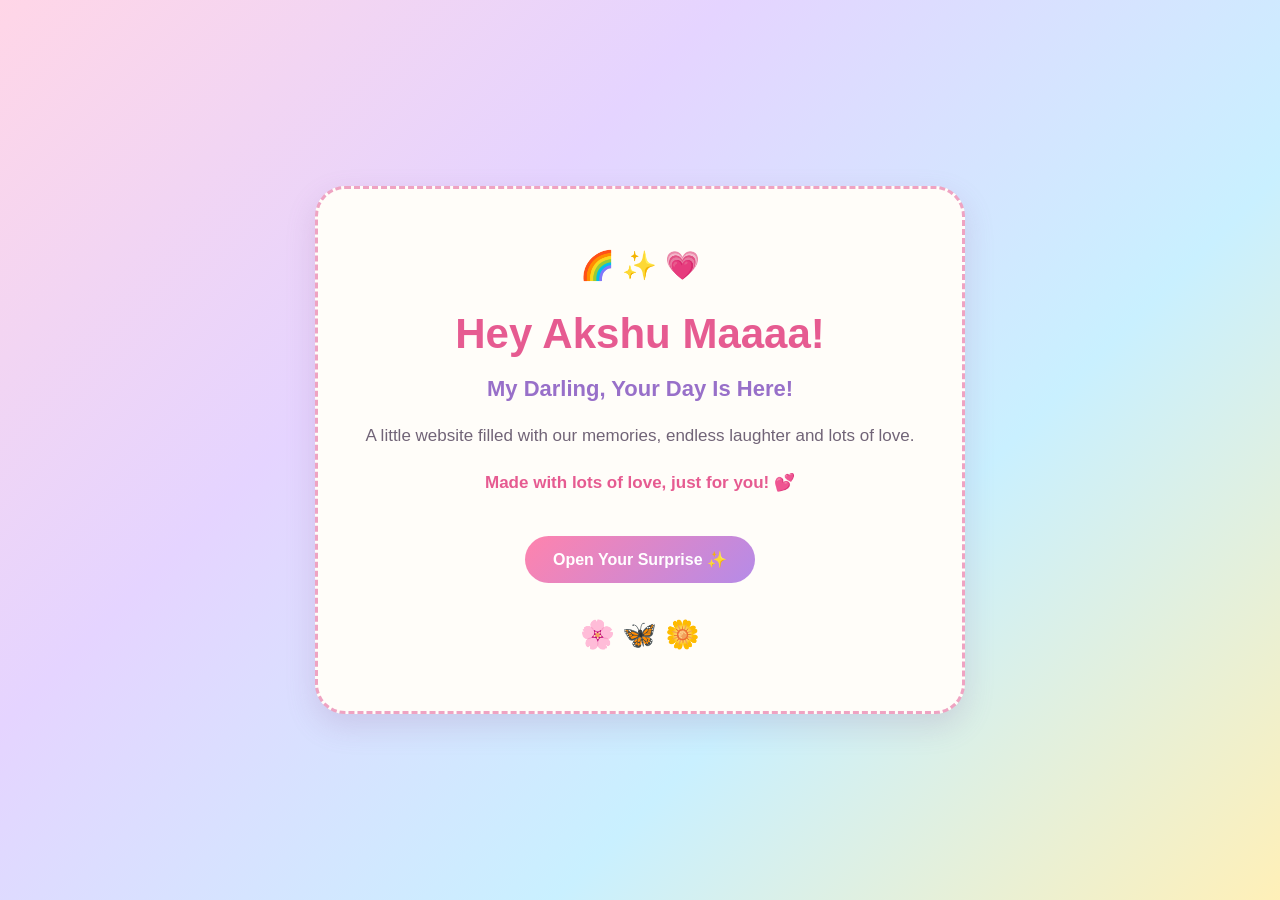
<file: index.html>
<!DOCTYPE html>
<html lang="en">

<head>
    <meta charset="UTF-8">
    <meta name="viewport" content="width=device-width, initial-scale=1.0">

    <title>Happy Birthday Akshu Ma!</title>

    <link rel="stylesheet" href="style.css">
</head>

<body class="welcome-page">

    <div class="welcome-card">

        <div class="decoration">🌈 ✨ 💗</div>

        <h1>Hey Akshu Maaaa!</h1>

        <h2>My Darling, Your Day Is Here!</h2>

        <p>
            A little website filled with our memories,
            endless laughter and lots of love.
        </p>

        <p class="special-text">
            Made with lots of love, just for you! 💕
        </p>

        <a href="countdown.html" class="start-button">
            Open Your Surprise ✨
        </a>

        <div class="decoration">🌸 🦋 🌼</div>

    </div>

</body>
</html>
</file>
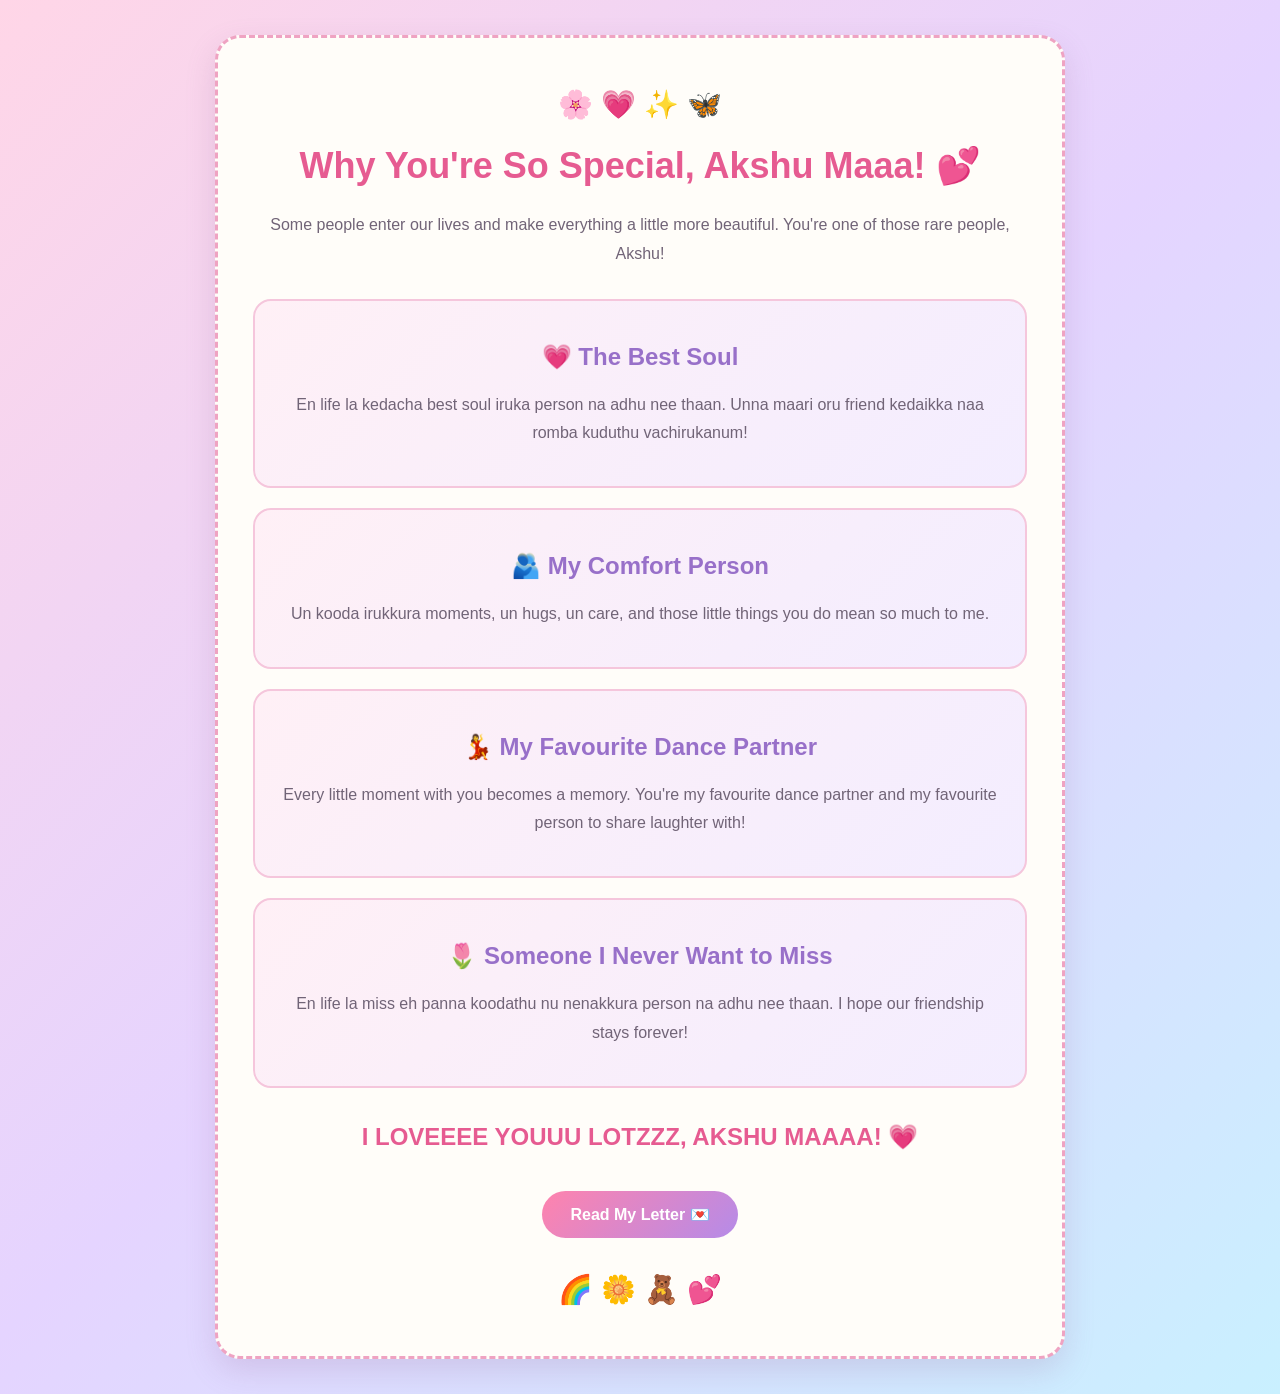
<file: appreciation.html>
<!DOCTYPE html>
<html lang="en">
<head>
    <meta charset="UTF-8">
    <meta name="viewport" content="width=device-width, initial-scale=1.0">
    <title>Why You're Special, Akshu!</title>
    <link rel="stylesheet" href="style.css">
</head>

<body class="appreciation-page">

    <div class="appreciation-container">

        <div class="decoration">🌸 💗 ✨ 🦋</div>

        <h1>Why You're So Special, Akshu Maaa! 💕</h1>

        <p class="appreciation-intro">
            Some people enter our lives and make everything a little more beautiful.
            You're one of those rare people, Akshu!
        </p>

        <div class="appreciation-card">
            <h2>💗 The Best Soul</h2>
            <p>
                En life la kedacha best soul iruka person na adhu nee thaan.
                Unna maari oru friend kedaikka naa romba kuduthu vachirukanum!
            </p>
        </div>

        <div class="appreciation-card">
            <h2>🫂 My Comfort Person</h2>
            <p>
                Un kooda irukkura moments, un hugs, un care,
                and those little things you do mean so much to me.
            </p>
        </div>

        <div class="appreciation-card">
            <h2>💃 My Favourite Dance Partner</h2>
            <p>
                Every little moment with you becomes a memory.
                You're my favourite dance partner and my favourite person
                to share laughter with!
            </p>
        </div>

        <div class="appreciation-card">
            <h2>🌷 Someone I Never Want to Miss</h2>
            <p>
                En life la miss eh panna koodathu nu nenakkura person
                na adhu nee thaan. I hope our friendship stays forever!
            </p>
        </div>

        <h2 class="final-appreciation">
            I LOVEEEE YOUUU LOTZZZ, AKSHU MAAAA! 💗
        </h2>

        <a href="letter.html" class="start-button">
            Read My Letter 💌
        </a>

        <div class="decoration">🌈 🌼 🧸 💕</div>

    </div>

</body>
</html>
</file>
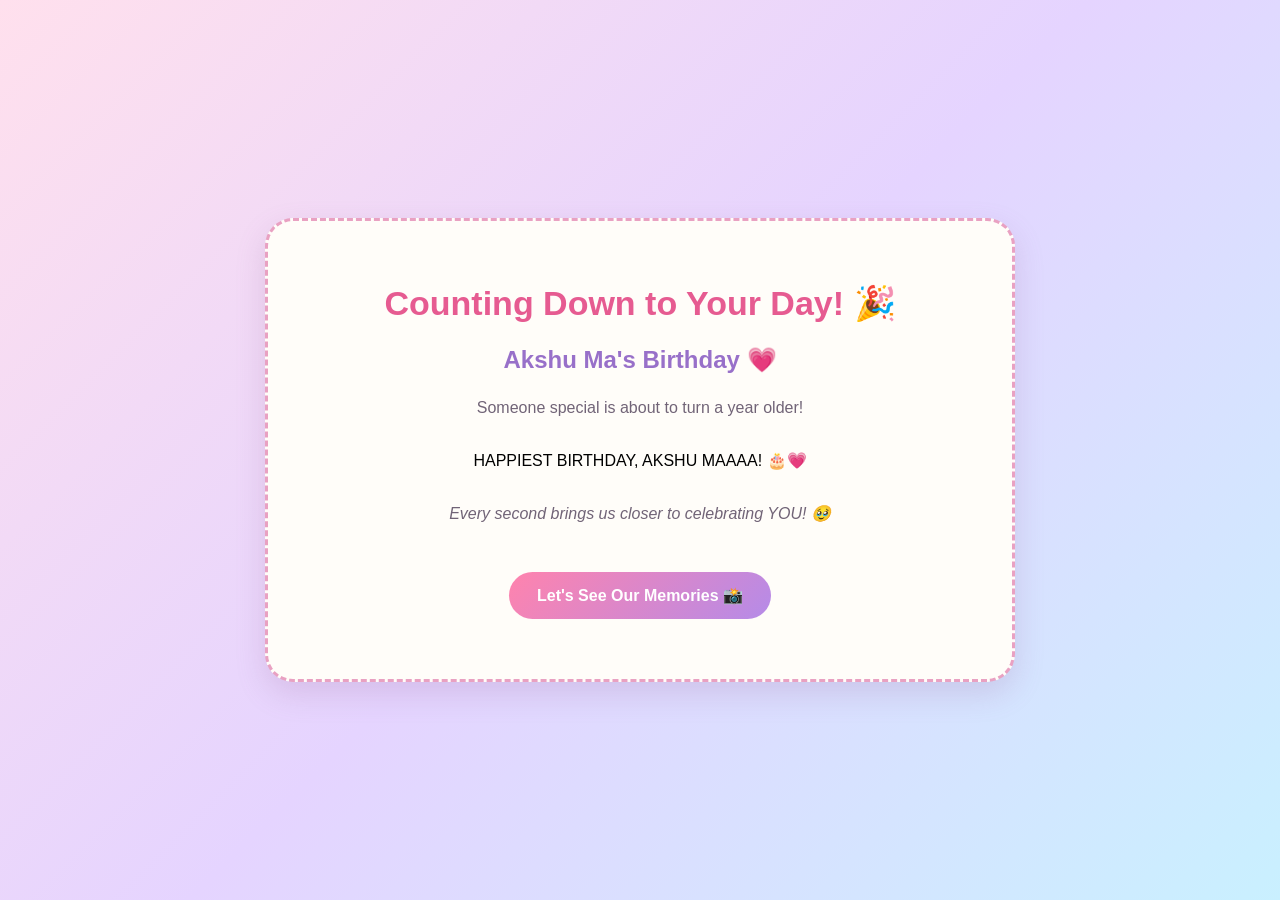
<file: countdown.html>
<!DOCTYPE html>
<html lang="en">
<head>
    <meta charset="UTF-8">
    <meta name="viewport" content="width=device-width, initial-scale=1.0">
    <title>Countdown to Akshu's Birthday</title>
    <link rel="stylesheet" href="style.css">
</head>

<body class="countdown-page">

    <div class="countdown-card">

        <h1>Counting Down to Your Day! 🎉</h1>

        <h2>Akshu Ma's Birthday 💗</h2>

        <p>Someone special is about to turn a year older!</p>

        <div class="timer">

            <div class="time-box">
                <span id="days">00</span>
                <p>Days</p>
            </div>

            <div class="time-box">
                <span id="hours">00</span>
                <p>Hours</p>
            </div>

            <div class="time-box">
                <span id="minutes">00</span>
                <p>Minutes</p>
            </div>

            <div class="time-box">
                <span id="seconds">00</span>
                <p>Seconds</p>
            </div>

        </div>

        <p class="countdown-note">
            Every second brings us closer to celebrating YOU! 🥹
        </p>

        <a href="memories.html" class="start-button">
            Let's See Our Memories 📸
        </a>

    </div>

    <script src="script.js"></script>

</body>
</html>
</file>
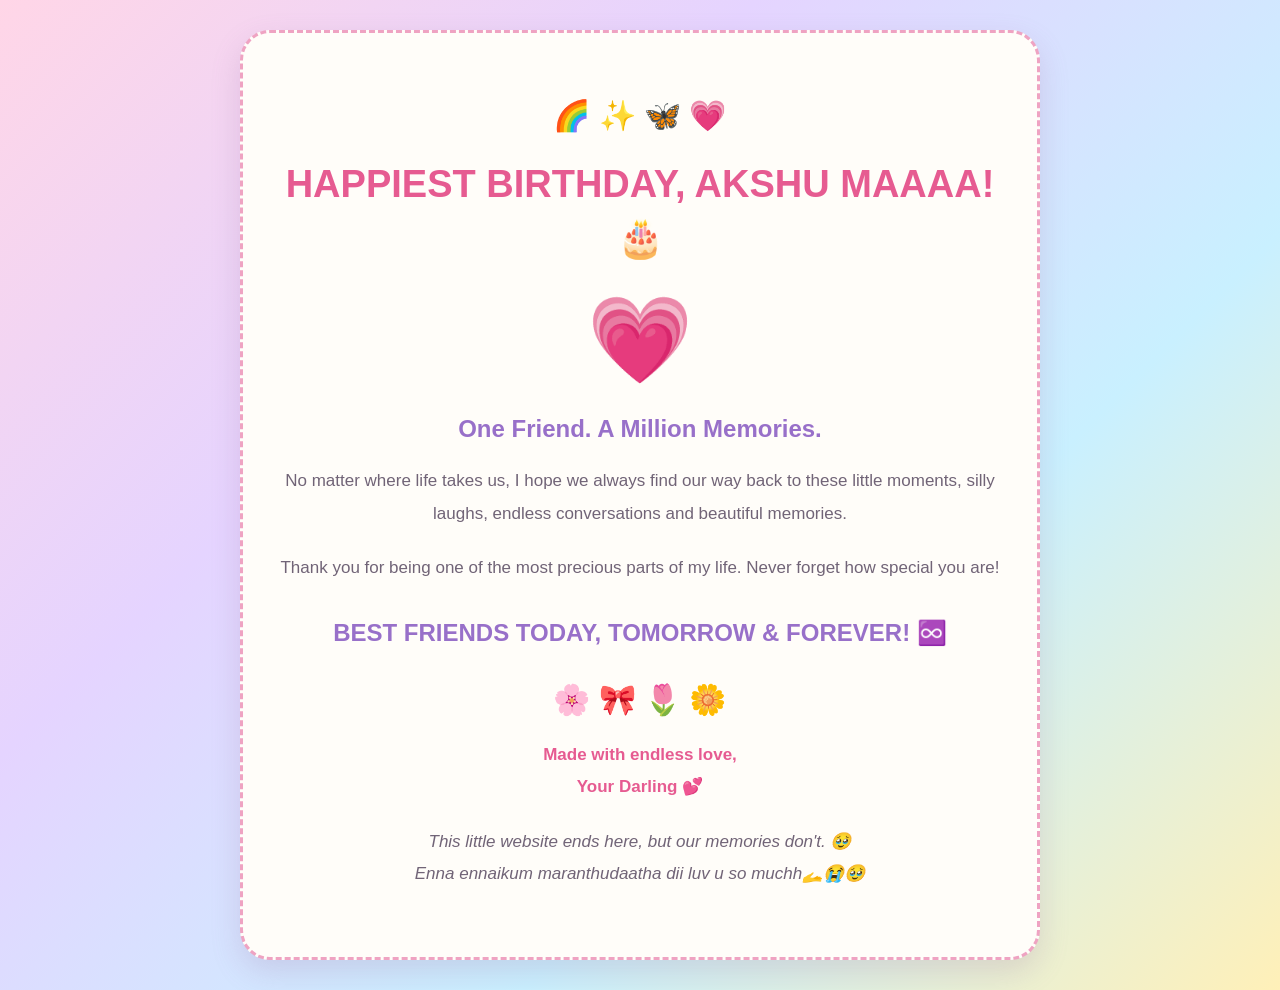
<file: final.html>
<!DOCTYPE html>
<html lang="en">
<head>
    <meta charset="UTF-8">
    <meta name="viewport" content="width=device-width, initial-scale=1.0">
    <title>Forever My Akshu Maaa! 💗</title>
    <link rel="stylesheet" href="style.css">
</head>

<body class="final-page">

    <div class="final-container">

        <div class="final-decoration">🌈 ✨ 🦋 💗</div>

        <h1>HAPPIEST BIRTHDAY, AKSHU MAAAA! 🎂</h1>

        <div class="final-heart">💗</div>

        <h2>One Friend. A Million Memories.</h2>

        <p>
            No matter where life takes us, I hope we always find
            our way back to these little moments, silly laughs,
            endless conversations and beautiful memories.
        </p>

        <p>
            Thank you for being one of the most precious parts
            of my life. Never forget how special you are!
        </p>

        <h2 class="forever-message">
            BEST FRIENDS TODAY, TOMORROW & FOREVER! ♾️
        </h2>

        <div class="final-decoration">🌸 🎀 🌷 🌼</div>

        <p class="final-signature">
            Made with endless love,<br>
            Your Darling 💕
        </p>

        <p class="final-note">
            This little website ends here, but our memories don't. 🥹
        </br>
            Enna ennaikum maranthudaatha dii luv u so muchh🫴😭🥹
        </p>

    </div>

</body>
</html>
</file>
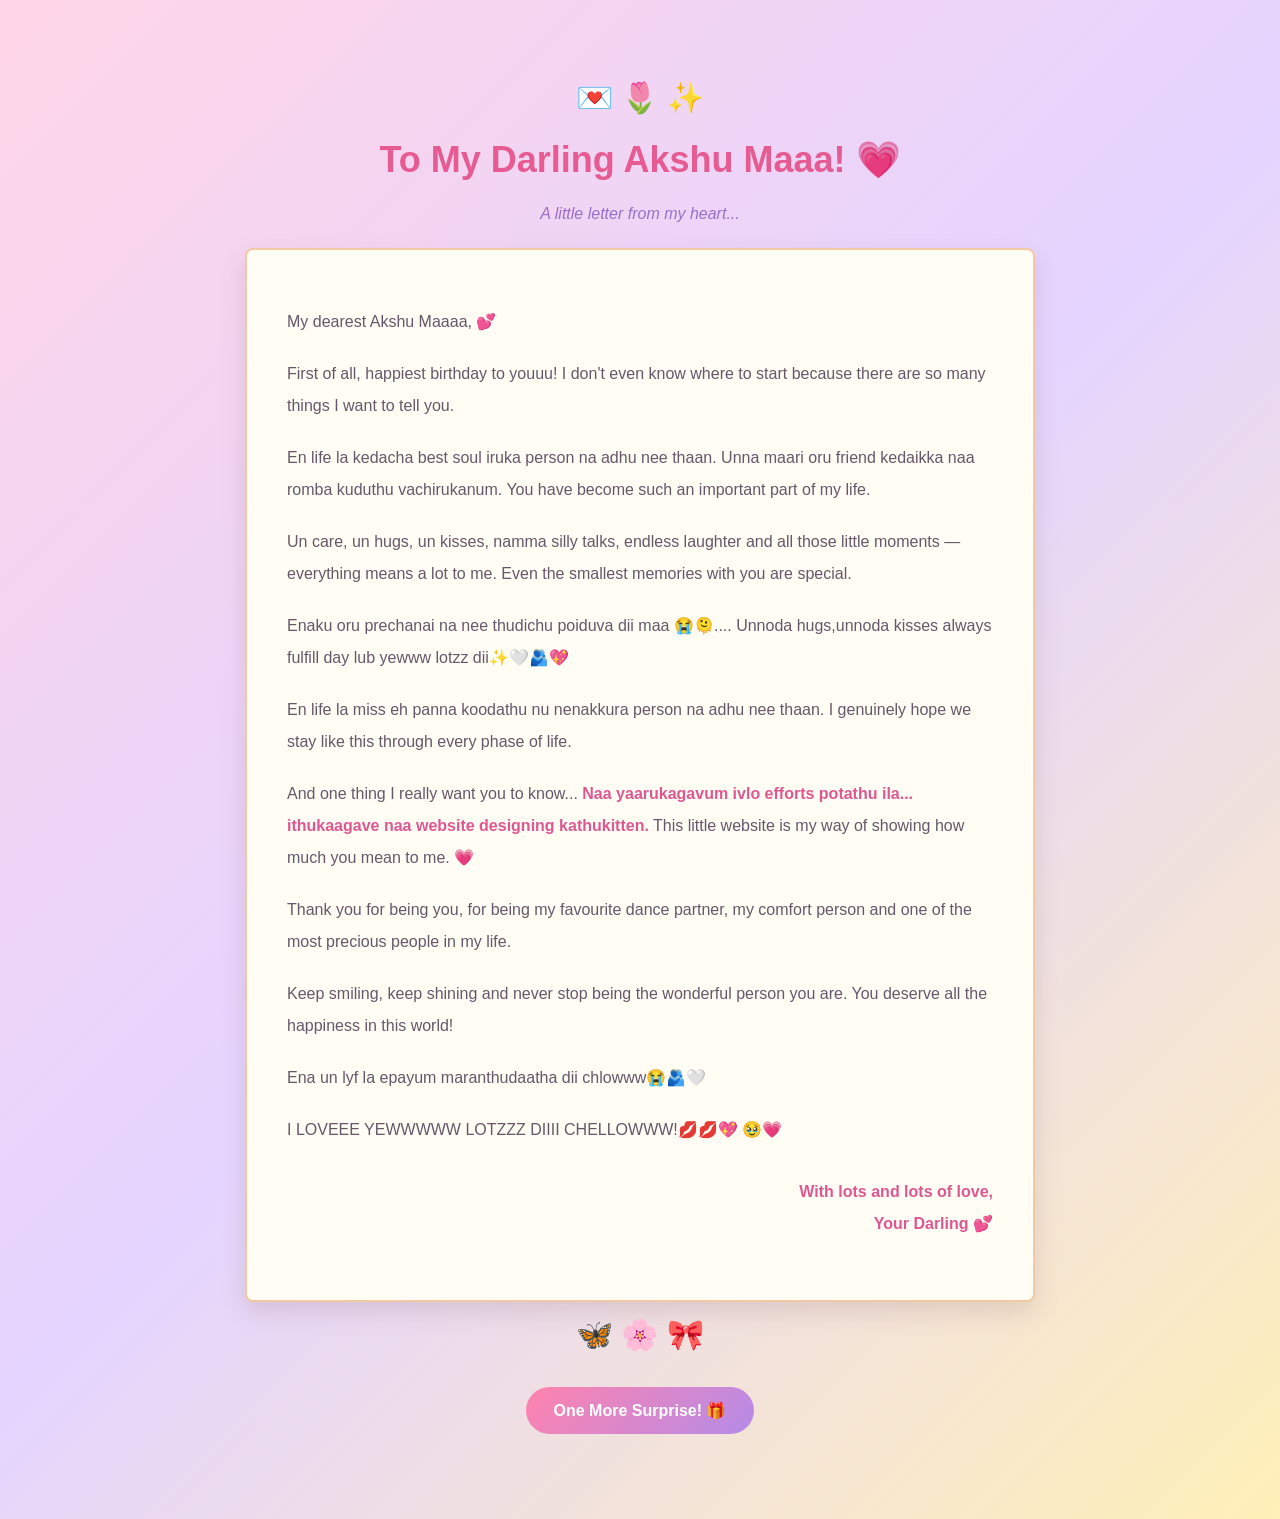
<file: letter.html>
<!DOCTYPE html>
<html lang="en">
<head>
    <meta charset="UTF-8">
    <meta name="viewport" content="width=device-width, initial-scale=1.0">
    <title>A Letter for Akshu Maaa 💌</title>
    <link rel="stylesheet" href="style.css">
</head>

<body class="letter-page">

    <div class="letter-container">

        <div class="letter-decoration">💌 🌷 ✨</div>

        <h1>To My Darling Akshu Maaa! 💗</h1>

        <p class="letter-subtitle">A little letter from my heart...</p>

        <div class="letter-paper">

            <p>My dearest Akshu Maaaa, 💕</p>

            <p>
                First of all, happiest birthday to youuu!
                I don't even know where to start because there are so many
                things I want to tell you.
            </p>

            <p>
                En life la kedacha best soul iruka person na adhu nee thaan.
                Unna maari oru friend kedaikka naa romba kuduthu vachirukanum.
                You have become such an important part of my life.
            </p>

            <p>
                Un care, un hugs, un kisses, namma silly talks,
                endless laughter and all those little moments —
                everything means a lot to me.
                Even the smallest memories with you are special.
            </p>
            <p>
                Enaku oru prechanai na nee thudichu poiduva dii maa 😭🫠....
                Unnoda hugs,unnoda kisses always fulfill day
                lub yewww lotzz dii✨🤍🫂💖
            </p>
            <p>
                En life la miss eh panna koodathu nu nenakkura person
                na adhu nee thaan. I genuinely hope we stay like this
                through every phase of life.
            </p>

            <p>
                And one thing I really want you to know...
                <strong>Naa yaarukagavum ivlo efforts potathu ila...
                ithukaagave naa website designing kathukitten.</strong>
                This little website is my way of showing how much
                you mean to me. 💗
            </p>

            <p>
                Thank you for being you, for being my favourite dance
                partner, my comfort person and one of the most precious
                people in my life.
            </p>

            <p>
                Keep smiling, keep shining and never stop being the
                wonderful person you are. You deserve all the happiness
                in this world!
            </p>
            <p>
                Ena un lyf la epayum maranthudaatha dii chlowww😭🫂🤍
            </p>

            <p>
                I LOVEEE YEWWWWW LOTZZZ DIIII CHELLOWWW!💋💋💖 🥹💗
            </p>

            <p class="letter-signature">
                With lots and lots of love,<br>
                Your Darling 💕
            </p>

        </div>

        <div class="letter-decoration">🦋 🌸 🎀</div>

        <a href="surprise.html" class="start-button">
            One More Surprise! 🎁
        </a>

    </div>

</body>
</html>
</file>
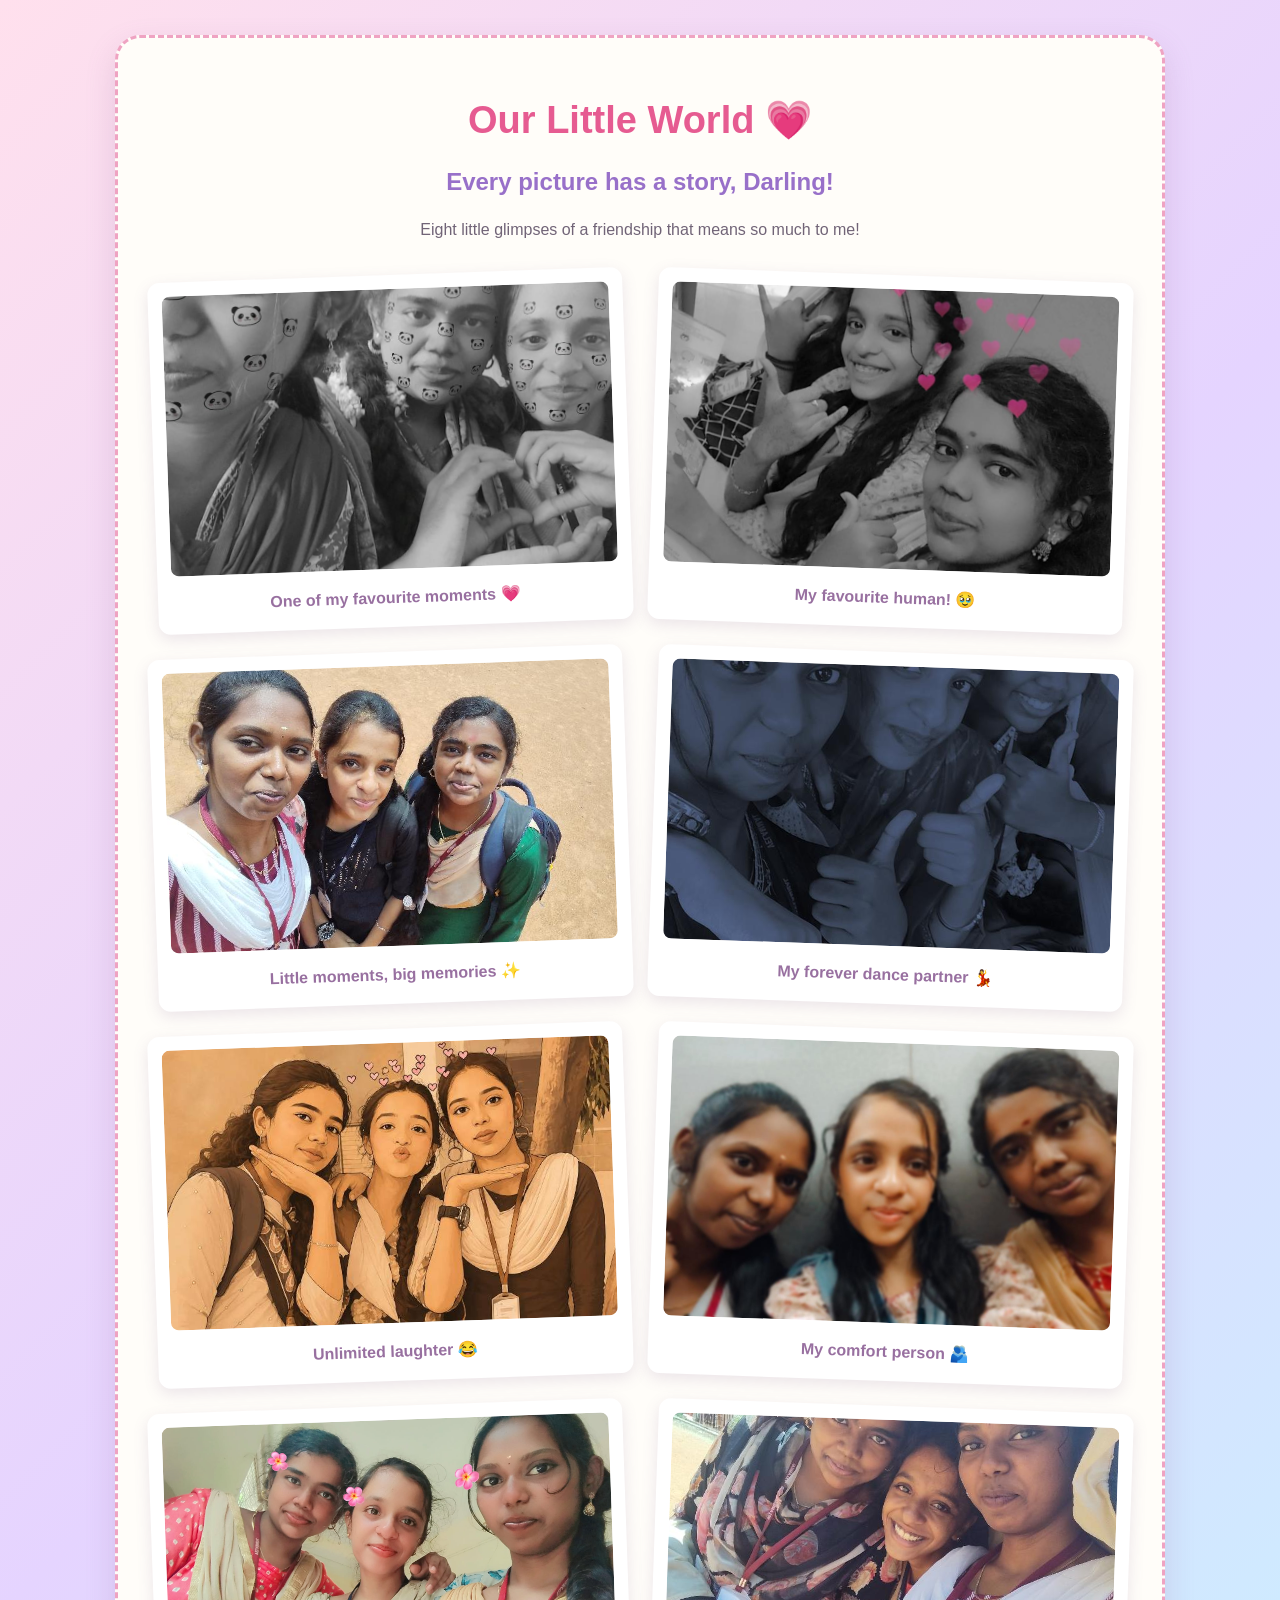
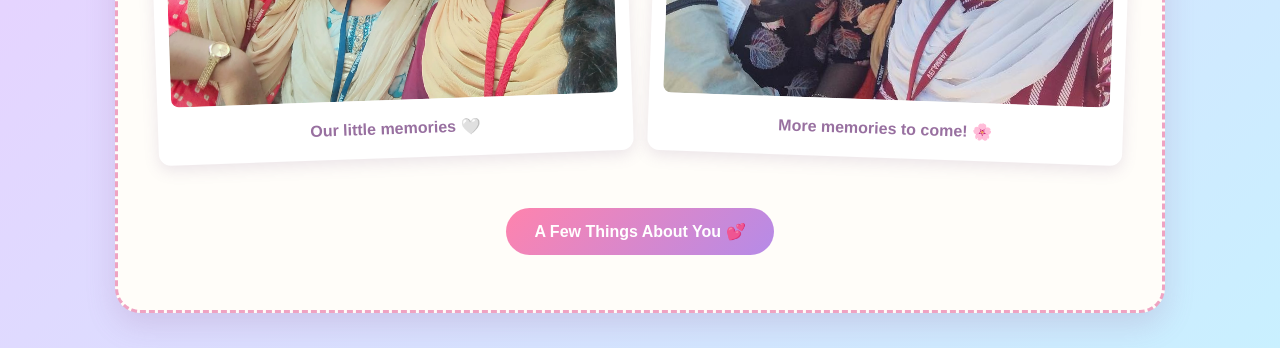
<file: memories.html>
<!DOCTYPE html>
<html lang="en">
<head>
    <meta charset="UTF-8">
    <meta name="viewport" content="width=device-width, initial-scale=1.0">
    <title>Our Little Memories</title>
    <link rel="stylesheet" href="style.css">
</head>

<body class="memories-page">

    <div class="memories-container">

        <h1>Our Little World 💗</h1>
        <h2>Every picture has a story, Darling!</h2>

        <p class="memory-intro">
            Eight little glimpses of a friendship
            that means so much to me!
        </p>

        <div class="photo-gallery">

            <div class="photo-card">
                <img src="ak-1.jpg" alt="Memory 1">
                <p>One of my favourite moments 💗</p>
            </div>

            <div class="photo-card">
                <img src="ak-2.jpg" alt="Memory 2">
                <p>My favourite human! 🥹</p>
            </div>

            <div class="photo-card">
                <img src="ak-3.jpg" alt="Memory 3">
                <p>Little moments, big memories ✨</p>
            </div>

            <div class="photo-card">
                <img src="ak-4.jpg" alt="Memory 4">
                <p>My forever dance partner 💃</p>
            </div>

            <div class="photo-card">
                <img src="ak-5.jpg" alt="Memory 5">
                <p>Unlimited laughter 😂</p>
            </div>

            <div class="photo-card">
                <img src="ak-6.jpg" alt="Memory 6">
                <p>My comfort person 🫂</p>
            </div>

            <div class="photo-card">
                <img src="ak-9.jpg" alt="Memory 7">
                <p>Our little memories 🤍</p>
            </div>

            <div class="photo-card">
                <img src="ak-8.jpg" alt="Memory 8">
                <p>More memories to come! 🌸</p>
            </div>

        </div>

        <a href="appreciation.html" class="start-button">
            A Few Things About You 💕
        </a>

    </div>

</body>
</html>
</file>
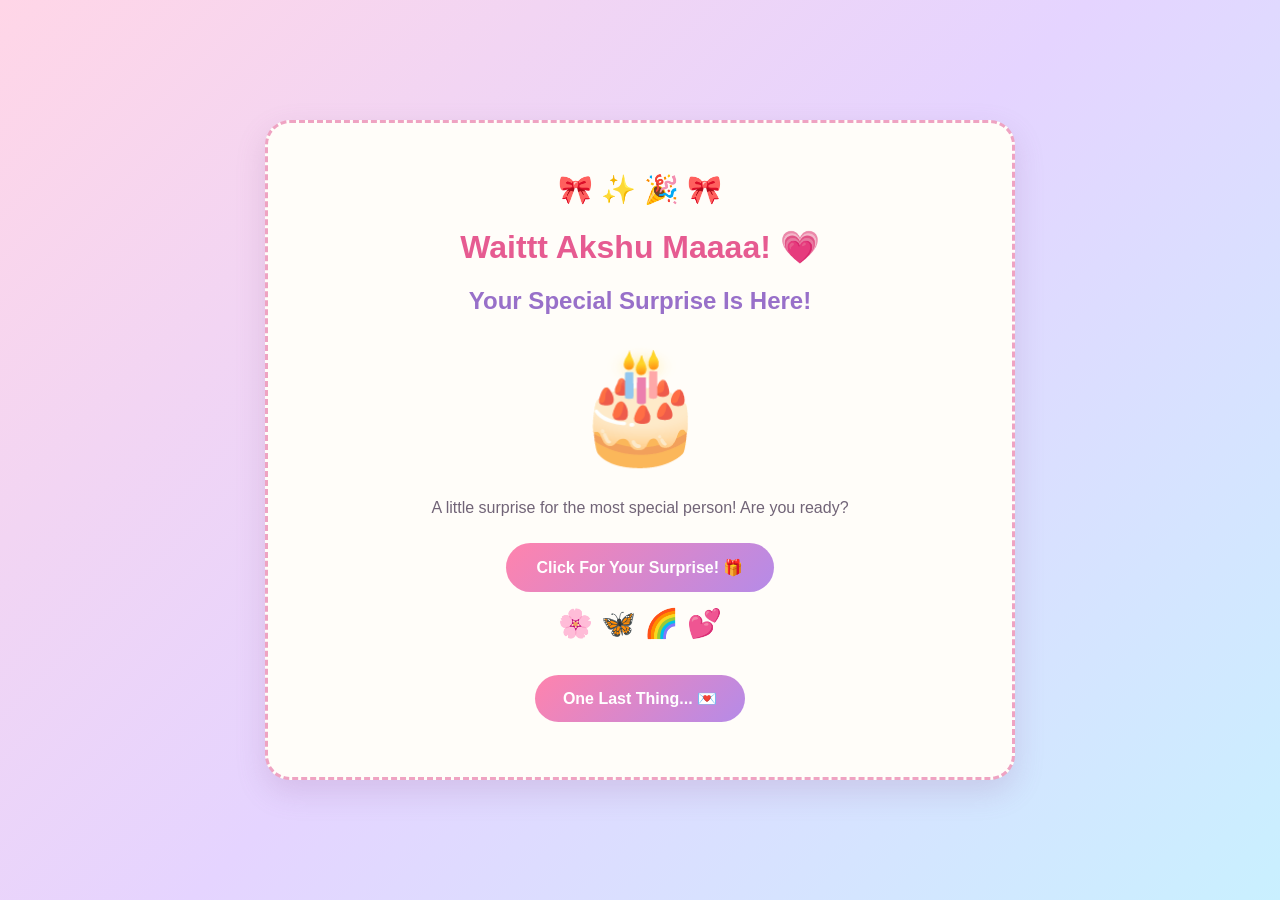
<file: surprise.html>
<!DOCTYPE html>
<html lang="en">
<head>
    <meta charset="UTF-8">
    <meta name="viewport" content="width=device-width, initial-scale=1.0">
    <title>A Surprise for Akshu!</title>
    <link rel="stylesheet" href="style.css">
</head>

<body class="surprise-page">

    <div class="surprise-container">

        <div class="decoration">🎀 ✨ 🎉 🎀</div>

        <h1>Waittt Akshu Maaaa! 💗</h1>

        <h2>Your Special Surprise Is Here!</h2>

        <div class="birthday-cake">🎂</div>

        <p class="surprise-message">
            A little surprise for the most special person!
            Are you ready?
        </p>

        <button class="surprise-button" onclick="showSurprise()">
            Click For Your Surprise! 🎁
        </button>

        <div id="surprise-result" class="surprise-result">
            <h2>HAPPIEST BIRTHDAY, AKSHU MAAAA! 🎉</h2>
            <p>
                May your life be filled with endless happiness,
                laughter, love and beautiful memories!Un lyf la nee aasai patta mari ellamey nadakanum
                Naa nalla irukeno ilayo unakaaga epayum pray panven
            </p>
            <h1>YOU DESERVE THE WORLD! 💗</h1>
        </div>

        <div class="decoration">🌸 🦋 🌈 💕</div>

        <a href="final.html" class="start-button">
            One Last Thing... 💌
        </a>

    </div>

    <script src="script.js"></script>

</body>
</html>
</file>
<file: style.css>
/* General page styling */

* {
    box-sizing: border-box;
}

body {
    margin: 0;
    min-height: 100vh;
    font-family: "Trebuchet MS", sans-serif;
    display: flex;
    justify-content: center;
    align-items: center;
}

/* Welcome background */

.welcome-page {
    background: linear-gradient(
        135deg,
        #ffd6e7,
        #e5d4ff,
        #c9f0ff,
        #fff0b8
    );
    padding: 25px;
}

/* Main card */

.welcome-card {
    width: 90%;
    max-width: 650px;
    padding: 45px 35px;
    background: #fffdf9;
    border: 3px dashed #efa3c2;
    border-radius: 30px;
    text-align: center;
    box-shadow: 0 12px 30px rgba(150, 100, 150, 0.2);
}

/* Decorative emojis */

.decoration {
    font-size: 28px;
    margin: 15px;
}

/* Headings */

.welcome-card h1 {
    color: #e65b91;
    font-size: 42px;
    margin-bottom: 12px;
}

.welcome-card h2 {
    color: #9870c9;
    font-size: 22px;
}

/* Paragraphs */

.welcome-card p {
    color: #716477;
    font-size: 17px;
    line-height: 1.8;
}

.special-text {
    color: #e65b91 !important;
    font-weight: bold;
}

/* Button */

.start-button {
    display: inline-block;
    margin: 20px;
    padding: 14px 28px;
    background: linear-gradient(135deg, #ff83ad, #b58be8);
    color: white;
    text-decoration: none;
    border-radius: 30px;
    font-weight: bold;
    transition: 0.3s;
}

.start-button:hover {
    transform: translateY(-5px) scale(1.04);
    box-shadow: 0 8px 18px #eac4e8;
}

/* Mobile layout */

@media (max-width: 600px) {
    .welcome-card {
        padding: 30px 18px;
    }

    .welcome-card h1 {
        font-size: 30px;
    }

    .welcome-card h2 {
        font-size: 19px;
    }
}


/* Countdown page */

.countdown-page {
    background: linear-gradient(135deg, #ffe0ed, #e5d4ff, #c9f0ff);
    padding: 20px;
}

.countdown-card {
    width: 90%;
    max-width: 750px;
    padding: 40px 25px;
    background: #fffdf9;
    border: 3px dashed #e9a1c2;
    border-radius: 28px;
    text-align: center;
    box-shadow: 0 12px 30px rgba(150, 100, 150, 0.2);
}

.countdown-card h1 {
    color: #e65b91;
    font-size: 34px;
}

.countdown-card h2 {
    color: #9870c9;
}

.countdown-card > p {
    color: #716477;
    line-height: 1.7;
}

.timer {
    display: flex;
    justify-content: center;
    flex-wrap: wrap;
    gap: 15px;
    margin: 30px 0;
}

.time-box {
    background: #fce5f0;
    border: 2px solid #f3bdd4;
    border-radius: 18px;
    width: 115px;
    padding: 18px 10px;
}

.time-box span {
    font-size: 32px;
    font-weight: bold;
    color: #d94f87;
}

.time-box p {
    margin-bottom: 0;
    color: #9870a0;
}

.countdown-note {
    font-style: italic;
    margin: 25px 0;
}

@media (max-width: 600px) {
    .countdown-card h1 {
        font-size: 27px;
    }

    .time-box {
        width: 95px;
    }

    .time-box span {
        font-size: 26px;
    }
}


/* Memories page */

.memories-page {
    background: linear-gradient(135deg, #ffe0ed, #e5d4ff, #c9f0ff);
    padding: 35px 15px;
}

.memories-container {
    width: 95%;
    max-width: 1050px;
    margin: auto;
    padding: 35px;
    background: #fffdf9;
    border: 3px dashed #efa3c2;
    border-radius: 25px;
    text-align: center;
    box-shadow: 0 12px 30px rgba(150, 100, 150, 0.2);
}

.memories-container h1 {
    color: #e65b91;
    font-size: 38px;
}

.memories-container h2 {
    color: #9870c9;
}

.memory-intro {
    color: #716477;
    line-height: 1.8;
    margin-bottom: 30px;
}

.photo-gallery {
    display: grid;
    grid-template-columns: repeat(2, 1fr);
    gap: 25px;
    margin: 30px 0;
}

.photo-card {
    background: white;
    padding: 14px 14px 20px;
    border-radius: 12px;
    box-shadow: 0 5px 15px rgba(120, 90, 140, 0.15);
    transition: 0.3s ease;
}

.photo-card:nth-child(odd) {
    transform: rotate(-2deg);
}

.photo-card:nth-child(even) {
    transform: rotate(2deg);
}

.photo-card:hover {
    transform: rotate(0deg) scale(1.04);
    box-shadow: 0 10px 22px rgba(120, 90, 140, 0.25);
}

.photo-card img {
    width: 100%;
    height: 280px;
    object-fit: cover;
    border-radius: 8px;
}

.photo-card p {
    color: #9870a0;
    font-weight: bold;
    margin: 15px 5px 0;
}

@media (max-width: 600px) {
    .photo-gallery {
        grid-template-columns: 1fr;
    }

    .photo-card img {
        height: 300px;
    }

    .memories-container {
        padding: 20px 12px;
    }
}


/* APPRECIATION PAGE */

.appreciation-page {
    background: linear-gradient(135deg, #ffd6e7, #e5d4ff, #c9f0ff);
    padding: 35px 15px;
}

.appreciation-container {
    width: 95%;
    max-width: 850px;
    margin: auto;
    padding: 35px;
    background: #fffdf9;
    border: 3px dashed #efa3c2;
    border-radius: 25px;
    text-align: center;
    box-shadow: 0 12px 30px rgba(150, 100, 150, 0.2);
}

.appreciation-container h1 {
    color: #e65b91;
    font-size: 36px;
}

.appreciation-intro {
    color: #716477;
    line-height: 1.8;
    margin: 20px 0 30px;
}

.appreciation-card {
    background: linear-gradient(135deg, #fff0f6, #f3edff);
    border: 2px solid #f5c6dc;
    border-radius: 18px;
    padding: 22px;
    margin: 20px 0;
    transition: 0.3s ease;
}

.appreciation-card:hover {
    transform: translateY(-5px);
    box-shadow: 0 8px 18px rgba(180, 120, 170, 0.2);
}

.appreciation-card h2 {
    color: #9870c9;
}

.appreciation-card p {
    color: #716477;
    line-height: 1.8;
}

.final-appreciation {
    color: #e65b91;
    margin: 35px 0 20px;
}

@media (max-width: 600px) {
    .appreciation-container {
        padding: 22px 15px;
    }

    .appreciation-container h1 {
        font-size: 27px;
    }
}


/* LETTER PAGE */

.letter-page {
    background: linear-gradient(135deg, #ffd6e7, #e5d4ff, #fff0b8);
    padding: 35px 15px;
}

.letter-container {
    width: 95%;
    max-width: 850px;
    margin: auto;
    padding: 30px;
    text-align: center;
}

.letter-container h1 {
    color: #e65b91;
    font-size: 36px;
}

.letter-subtitle {
    color: #9870c9;
    font-style: italic;
    margin-bottom: 25px;
}

.letter-decoration {
    font-size: 30px;
    margin: 15px;
}

.letter-paper {
    background: #fffdf4;
    padding: 40px;
    border: 2px solid #f2c9a5;
    border-radius: 8px;
    box-shadow: 0 10px 25px rgba(130, 90, 100, 0.18);
    text-align: left;
    line-height: 2;
    color: #68566a;
}

.letter-paper p {
    margin-bottom: 20px;
}

.letter-paper strong {
    color: #df5790;
}

.letter-signature {
    color: #df5790;
    font-weight: bold;
    text-align: right;
    margin-top: 30px;
}

@media (max-width: 600px) {
    .letter-container {
        padding: 15px 5px;
    }

    .letter-container h1 {
        font-size: 27px;
    }

    .letter-paper {
        padding: 22px;
    }
}


/* SURPRISE PAGE */

.surprise-page {
    background: linear-gradient(135deg, #ffd6e7, #e5d4ff, #c9f0ff);
    padding: 35px 15px;
}

.surprise-container {
    width: 95%;
    max-width: 750px;
    margin: auto;
    padding: 35px;
    background: #fffdf9;
    border: 3px dashed #efa3c2;
    border-radius: 25px;
    text-align: center;
    box-shadow: 0 12px 30px rgba(150, 100, 150, 0.2);
}

.surprise-container h1 {
    color: #e65b91;
}

.surprise-container h2 {
    color: #9870c9;
}

.birthday-cake {
    font-size: 110px;
    margin: 25px;
    animation: cakeBounce 1.5s infinite;
}

@keyframes cakeBounce {
    0%, 100% { transform: translateY(0); }
    50% { transform: translateY(-12px); }
}

.surprise-message {
    color: #716477;
    line-height: 1.8;
    margin: 20px;
}

.surprise-button {
    padding: 15px 30px;
    border: none;
    border-radius: 30px;
    background: linear-gradient(135deg, #ff83ad, #b58be8);
    color: white;
    font-size: 16px;
    font-weight: bold;
    cursor: pointer;
    transition: 0.3s;
}

.surprise-button:hover {
    transform: scale(1.08);
    box-shadow: 0 8px 18px #eac4e8;
}

.surprise-result {
    display: none;
    margin-top: 30px;
    padding: 25px;
    background: #fff0f6;
    border: 2px dashed #efa3c2;
    border-radius: 20px;
    animation: reveal 0.8s ease;
}

.surprise-result.show {
    display: block;
}

.surprise-result p {
    color: #716477;
    line-height: 1.8;
}

@keyframes reveal {
    from {
        opacity: 0;
        transform: scale(0.8);
    }
    to {
        opacity: 1;
        transform: scale(1);
    }
}

@media (max-width: 600px) {
    .surprise-container {
        padding: 22px 15px;
    }

    .birthday-cake {
        font-size: 85px;
    }
}


/* FINAL PAGE */

.final-page {
    background: linear-gradient(135deg, #ffd6e7, #e5d4ff, #c9f0ff, #fff0b8);
    padding: 30px 15px;
}

.final-container {
    width: 95%;
    max-width: 800px;
    margin: auto;
    padding: 45px 35px;
    background: #fffdf9;
    border: 3px dashed #efa3c2;
    border-radius: 30px;
    text-align: center;
    box-shadow: 0 12px 30px rgba(150, 100, 150, 0.2);
}

.final-container h1 {
    color: #e65b91;
    font-size: 38px;
    line-height: 1.4;
}

.final-container h2 {
    color: #9870c9;
}

.final-heart {
    font-size: 85px;
    margin: 25px;
    animation: heartBeat 1.2s infinite;
}

@keyframes heartBeat {
    0%, 100% {
        transform: scale(1);
    }
    50% {
        transform: scale(1.2);
    }
}

.final-container p {
    color: #716477;
    font-size: 17px;
    line-height: 1.9;
    margin: 22px 0;
}

.forever-message {
    margin: 35px 0;
}

.final-decoration {
    font-size: 30px;
    margin: 20px;
}

.final-signature {
    color: #e65b91 !important;
    font-weight: bold;
}

.final-note {
    font-style: italic;
}

@media (max-width: 600px) {
    .final-container {
        padding: 30px 18px;
    }

    .final-container h1 {
        font-size: 28px;
    }

    .final-heart {
        font-size: 65px;
    }
}
</file>
